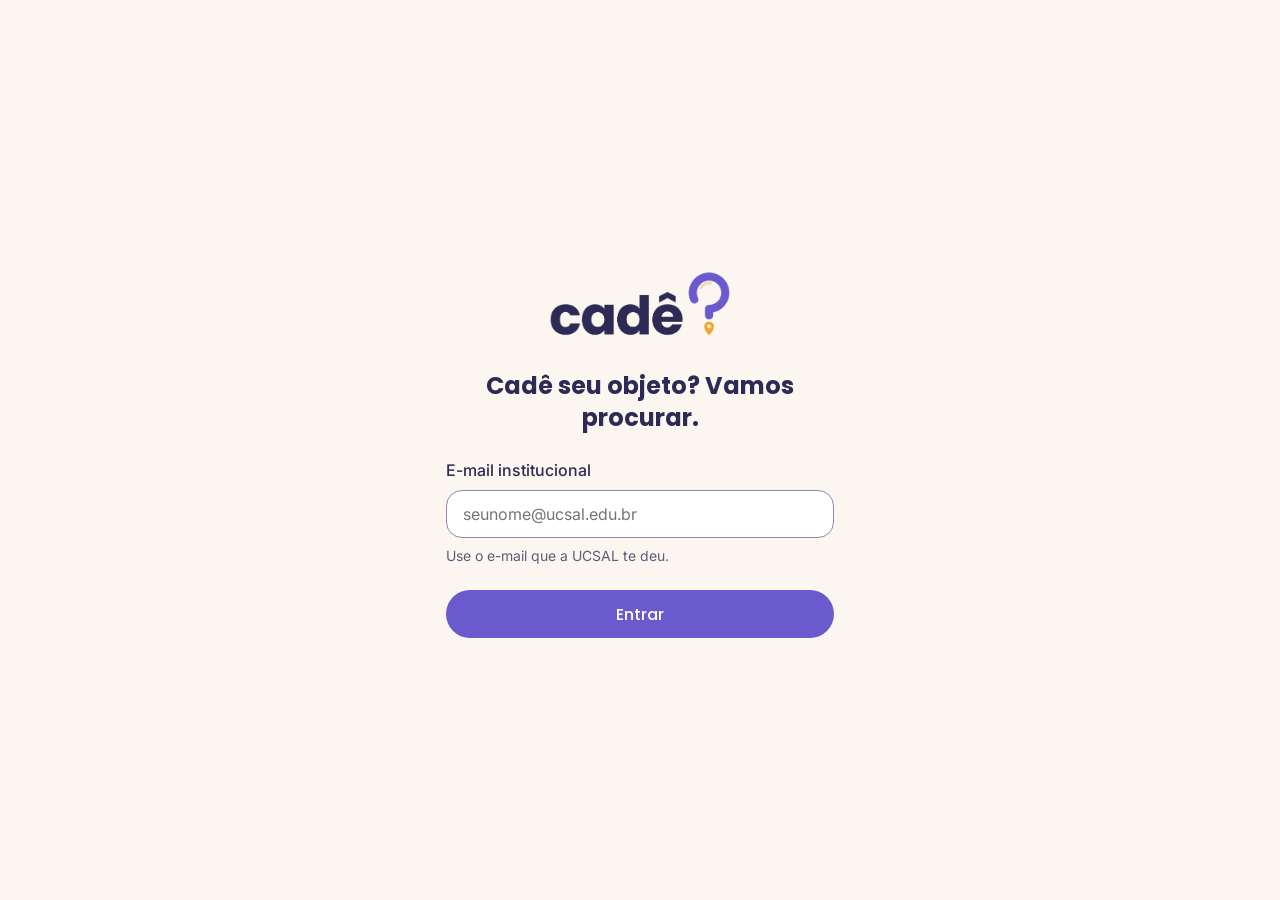
<file: index.html>
<!DOCTYPE html>
<html lang="pt-BR">
  <head>
    <meta charset="UTF-8">
    <meta name="viewport" content="width=device-width, initial-scale=1.0">
    <title>Entrar | Cadê?</title>
    <link rel="icon" href="assets/marca/cade-icone-app-claro.png">

    <!-- Fontes do Google: Poppins (títulos) e Inter (textos) -->
    <link rel="preconnect" href="https://fonts.googleapis.com">
    <link rel="preconnect" href="https://fonts.gstatic.com" crossorigin>
    <link href="https://fonts.googleapis.com/css2?family=Inter:wght@400;500&family=Poppins:wght@500;700&display=swap" rel="stylesheet">
    
        <link rel="stylesheet" href="style.css">
  </head>

  <body>
    <main class="tela-entrar">
      <img src="assets/marca/cade-logo-principal.png" alt="Cadê?" width="200">

      <h1>Cadê seu objeto? Vamos procurar.</h1>

      <form action="inicio.html" method="get">
        <label for="email">E-mail institucional</label>
        <input
          type="email"
          id="email"
          name="email"
          placeholder="seunome@ucsal.edu.br"
          autocomplete="email"
        >
        <p id="email-ajuda">Use o e-mail que a UCSAL te deu.</p>

        <button type="submit" class="botao-primario">Entrar</button>
      </form>
    </main>
  </body>
</html>
</file>
<file: style.css>
/* =========================================
   1. VARIÁVEIS: as cores e medidas do Cadê?
   ========================================= */
:root {
  --creme: #FBF7F0;
  --branco: #FFFFFF;
  --indigo: #2D2B55;
  --texto-secundario: #5E5A7A;
  --violeta: #6A5ACD;
  --ambar: #F4A62A;
  --areia: #F0D9B5;
  --lilas-claro: #EFE6F4;
  --contorno: #8E89A8;
  --sucesso-texto: #1F7A55;
  --sucesso-fundo: #E3F2EA;

  --raio-pequeno: 8px;
  --raio-campo: 16px;
  --raio-pilula: 999px;

  --sombra-cartao: 0 2px 8px rgba(45, 43, 85, 0.08);
}

/* =========================================
   2. AJUSTES GERAIS (valem para todas as telas)
   ========================================= */
* {
  box-sizing: border-box;
}

body {
  margin: 0;
  background-color: var(--creme);
  color: var(--indigo);
  font-family: "Inter", sans-serif;
  font-size: 16px;
  line-height: 24px;
}

label {
  font-weight: 500;
}

input {
  width: 100%;
  height: 48px;
  padding: 0 16px;
  font-family: inherit;
  font-size: 16px;
  color: var(--indigo);
  background-color: var(--branco);
  border: 1px solid var(--contorno);
  border-radius: var(--raio-campo);
}

/* Foco visível em tudo que é clicável */
a:focus-visible,
input:focus-visible,
button:focus-visible {
  outline: 2px solid var(--violeta);
  outline-offset: 2px;
}

/* Esconde da tela, mas o leitor de tela ainda lê */
.visualmente-oculto {
  position: absolute;
  width: 1px;
  height: 1px;
  overflow: hidden;
  clip: rect(0 0 0 0);
  white-space: nowrap;
}

/* =========================================
   3. BOTÃO PRIMÁRIO
   ========================================= */
.botao-primario {
  min-height: 48px;
  font-family: "Poppins", sans-serif;
  font-weight: 500;
  font-size: 16px;
  color: var(--branco);
  background-color: var(--violeta);
  border: none;
  border-radius: var(--raio-pilula);
  cursor: pointer;
}

/* =========================================
   4. TELA "ENTRAR"
   ========================================= */
.tela-entrar {
  min-height: 100vh;
  max-width: 420px;
  margin: 0 auto;
  padding: 48px 16px;

  display: flex;
  flex-direction: column;
  justify-content: center;
  align-items: center;
  gap: 24px;
}

.tela-entrar img {
  height: auto;
}

.tela-entrar h1 {
  margin: 0;
  font-family: "Poppins", sans-serif;
  font-weight: 700;
  font-size: 24px;
  line-height: 32px;
  text-align: center;
}

.tela-entrar form {
  width: 100%;
  display: flex;
  flex-direction: column;
  gap: 8px;
}

#email-ajuda {
  margin: 0 0 16px;
  font-size: 14px;
  line-height: 20px;
  color: var(--texto-secundario);
}

/* =========================================
   5. TELA "INÍCIO"
   ========================================= */
.tela-inicio {
  max-width: 420px;
  margin: 0 auto;
  padding: 24px 16px 48px;

  display: flex;
  flex-direction: column;
  gap: 24px;
}

/* Cabeçalho */
.topo {
  display: flex;
  flex-direction: column;
  gap: 8px;
}

.topo img {
  height: auto;
}

.saudacao {
  margin: 0;
  font-family: "Poppins", sans-serif;
  font-weight: 700;
  font-size: 24px;
  line-height: 32px;
}

/* Subtítulos de seção */
.titulo-secao {
  margin: 0 0 12px;
  font-family: "Poppins", sans-serif;
  font-weight: 500;
  font-size: 20px;
  line-height: 28px;
}

/* =========================================
   6. CHIPS DE CATEGORIA
   ========================================= */
.chips {
  display: flex;
  gap: 8px;
  overflow-x: auto;
  margin: 0;
  padding: 0 0 4px;
  list-style: none;
}

.chip {
  min-height: 36px;
  padding: 0 16px;
  font-family: inherit;
  font-weight: 500;
  font-size: 14px;
  white-space: nowrap;
  color: var(--indigo);
  background-color: var(--lilas-claro);
  border: none;
  border-radius: var(--raio-pilula);
  cursor: pointer;
}

.chip[aria-pressed="true"] {
  color: var(--branco);
  background-color: var(--violeta);
}

/* =========================================
   7. CARTÕES DE ITEM
   ========================================= */
.lista-itens {
  display: flex;
  flex-direction: column;
  gap: 12px;
  margin: 0;
  padding: 0;
  list-style: none;
}

.cartao {
  display: flex;
  gap: 12px;
  padding: 12px;
  background-color: var(--branco);
  border-radius: var(--raio-campo);
  box-shadow: var(--sombra-cartao);
}

.cartao-foto {
  width: 88px;
  height: 88px;
  flex-shrink: 0;
  background-color: var(--areia);
  border-radius: var(--raio-pequeno);
}

.cartao-nome {
  margin: 0;
  font-family: "Poppins", sans-serif;
  font-weight: 500;
  font-size: 16px;
  line-height: 24px;
}

.cartao-detalhe {
  margin: 0;
  font-size: 14px;
  line-height: 20px;
  color: var(--texto-secundario);
}

/* Selos de status */
.selos {
  display: flex;
  gap: 8px;
  margin-top: 8px;
}

.selo {
  padding: 2px 8px;
  font-weight: 500;
  font-size: 12px;
  line-height: 16px;
  border-radius: var(--raio-pequeno);
}

.selo-disponivel {
  background-color: var(--lilas-claro);
}

.selo-novo {
  background-color: var(--ambar);
}

.selo-devolvido {
  color: var(--sucesso-texto);
  background-color: var(--sucesso-fundo);
}

/* =========================================
   8. AVISO DE DICA
   ========================================= */
.aviso-dica {
  padding: 16px;
  background-color: var(--areia);
  border-radius: var(--raio-campo);
}

.aviso-dica strong {
  display: block;
}

.aviso-dica p {
  margin: 0;
  font-size: 14px;
  line-height: 20px;
}

/* =========================================
   9. ÍCONES
   ========================================= */

/* Ícone grande da categoria, no lugar da foto */
.cartao-foto {
  display: flex;
  align-items: center;
  justify-content: center;
  color: #A678B9; /* lavanda */
}

.cartao-foto svg {
  width: 32px;
  height: 32px;
}

/* Ícones pequenos de local e data */
.cartao-detalhe {
  display: flex;
  align-items: center;
  gap: 4px;
}

.cartao-detalhe svg {
  width: 16px;
  height: 16px;
  flex-shrink: 0;
}

/* Ícone de check dentro do selo */
.selo {
  display: inline-flex;
  align-items: center;
  gap: 4px;
}

.selo svg {
  width: 12px;
  height: 12px;
}

/* =========================================
   10. BARRA DE NAVEGAÇÃO INFERIOR
   ========================================= */

/* Espaço extra embaixo da tela, para a barra não cobrir a dica */
.tela-inicio {
  padding-bottom: 112px;
}

.barra-inferior {
  position: fixed;
  bottom: 0;
  left: 0;
  right: 0;
  height: 64px;
  background-color: var(--branco);
  border-top: 1px solid #E6DFD3;
}

.barra-inferior ul {
  max-width: 420px;
  height: 100%;
  margin: 0 auto;
  padding: 0;
  list-style: none;

  display: flex;
  justify-content: space-around;
  align-items: center;
}

.barra-link {
  min-width: 44px;
  min-height: 44px;

  display: flex;
  flex-direction: column;
  align-items: center;
  gap: 2px;

  font-weight: 500;
  font-size: 12px;
  line-height: 16px;
  color: var(--texto-secundario);
  text-decoration: none;
}

.barra-icone {
  display: flex;
  justify-content: center;
  padding: 2px 16px;
  border-radius: var(--raio-pilula);
}

/* Aba da página atual */
.barra-link[aria-current="page"] {
  color: var(--violeta);
}

.barra-link[aria-current="page"] .barra-icone {
  color: var(--branco);
  background-color: var(--violeta);
}

/* Botão redondo "+" (Publicar item) */
.botao-publicar {
  width: 56px;
  height: 56px;
  margin-top: -24px;

  display: flex;
  align-items: center;
  justify-content: center;

  color: var(--indigo);
  background-color: var(--ambar);
  border-radius: 50%;
  box-shadow: 0 8px 24px rgba(45, 43, 85, 0.18);
}
/* =========================================
   11. AJUSTES DE APOIO
   ========================================= */

/* Garante que o atributo hidden sempre esconda */
[hidden] {
  display: none !important;
}

textarea:focus-visible {
  outline: 2px solid var(--violeta);
  outline-offset: 2px;
}

.botao-primario:disabled {
  opacity: 0.45;
  cursor: not-allowed;
}

/* =========================================
   12. TELA "DETALHE DO ITEM"
   ========================================= */
.tela-item {
  max-width: 420px;
  margin: 0 auto;
  padding: 8px 16px 48px;

  display: flex;
  flex-direction: column;
  gap: 16px;
}

.voltar {
  align-self: flex-start;
  min-height: 44px;

  display: inline-flex;
  align-items: center;
  gap: 4px;

  font-weight: 500;
  color: var(--violeta);
  text-decoration: none;
}

.voltar svg {
  width: 20px;
  height: 20px;
}

.item-foto {
  height: 240px;

  display: flex;
  align-items: center;
  justify-content: center;

  color: #A678B9; /* lavanda */
  background-color: var(--areia);
  border-radius: var(--raio-campo);
}

.item-foto svg {
  width: 96px;
  height: 96px;
}

.item-nome {
  margin: 0 0 4px;
  font-family: "Poppins", sans-serif;
  font-weight: 700;
  font-size: 24px;
  line-height: 32px;
}

/* Lista de informações em duas colunas */
.item-info {
  margin: 0;
  padding: 16px;

  display: grid;
  grid-template-columns: auto 1fr;
  gap: 8px 16px;

  background-color: var(--branco);
  border-radius: var(--raio-campo);
  box-shadow: var(--sombra-cartao);
}

.item-info dt {
  font-size: 14px;
  color: var(--texto-secundario);
}

.item-info dd {
  margin: 0;
  font-weight: 500;
}

.item-descricao {
  margin: 0;
}

/* Aviso verde de sucesso */
.aviso-sucesso {
  padding: 16px;
  color: var(--sucesso-texto);
  background-color: var(--sucesso-fundo);
  border-radius: var(--raio-campo);
}

.aviso-sucesso strong {
  display: block;
}

.aviso-sucesso p {
  margin: 0;
  font-size: 14px;
  line-height: 20px;
}

/* =========================================
   13. MODAL
   ========================================= */
.modal {
  width: calc(100% - 32px);
  max-width: 420px;
  padding: 24px;

  color: var(--indigo);
  border: none;
  border-radius: 24px;
  box-shadow: 0 8px 24px rgba(45, 43, 85, 0.18);
}

/* O fundo escuro atrás do modal */
.modal::backdrop {
  background-color: rgba(45, 43, 85, 0.5);
}

.modal h2 {
  margin: 0 0 16px;
  font-family: "Poppins", sans-serif;
  font-weight: 500;
  font-size: 20px;
  line-height: 28px;
}

.modal form {
  display: flex;
  flex-direction: column;
  gap: 8px;
}

textarea {
  width: 100%;
  min-height: 120px;
  padding: 12px 16px;

  font-family: inherit;
  font-size: 16px;
  line-height: 24px;
  color: var(--indigo);
  background-color: var(--branco);
  border: 1px solid var(--contorno);
  border-radius: var(--raio-campo);
  resize: vertical;
}

.texto-ajuda {
  margin: 0;
  font-size: 14px;
  line-height: 20px;
  color: var(--texto-secundario);
}

/* Estado de erro */
textarea[aria-invalid="true"] {
  border: 2px solid #B3261E;
}

.mensagem-erro {
  margin: 0;

  display: flex;
  align-items: center;
  gap: 4px;

  font-size: 14px;
  line-height: 20px;
  color: #B3261E;
}

.mensagem-erro svg {
  width: 16px;
  height: 16px;
  flex-shrink: 0;
}

.modal .botao-primario {
  margin-top: 8px;
}

/* Botão de texto (link sublinhado) */
.botao-texto {
  min-height: 44px;
  font-family: "Poppins", sans-serif;
  font-weight: 500;
  font-size: 16px;
  color: var(--violeta);
  text-decoration: underline;
  background: none;
  border: none;
  cursor: pointer;
}

/* =========================================
   14. CARTÃO CLICÁVEL
   ========================================= */
.cartao {
  position: relative;
}

.cartao-link {
  color: inherit;
  text-decoration: none;
}

/* Estica a área de clique do link para o cartão inteiro */
.cartao-link::after {
  content: "";
  position: absolute;
  inset: 0;
  border-radius: var(--raio-campo);
}

/* O anel de foco aparece em volta do cartão todo */
.cartao-link:focus-visible {
  outline: none;
}

.cartao-link:focus-visible::after {
  outline: 2px solid var(--violeta);
  outline-offset: 2px;
}

/* =========================================
   15. TELA "PUBLICAR ITEM"
   ========================================= */
.tela-publicar {
  max-width: 420px;
  margin: 0 auto;
  padding: 8px 16px 48px;
}

.titulo-tela {
  margin: 8px 0 24px;
  font-family: "Poppins", sans-serif;
  font-weight: 700;
  font-size: 24px;
  line-height: 32px;
}

.formulario {
  display: flex;
  flex-direction: column;
  gap: 24px;
}

/* Cada campo: rótulo, caixa e mensagens empilhados */
.campo {
  display: flex;
  flex-direction: column;
  gap: 8px;
}

/* fieldset sem a borda e o espaço padrão */
.grupo {
  margin: 0;
  padding: 0;
  border: none;
}

.grupo legend {
  padding: 0;
  margin-bottom: 8px;
  font-weight: 500;
}

/* Caixa de seleção (lista de locais) */
select {
  width: 100%;
  height: 48px;
  padding: 0 16px;
  font-family: inherit;
  font-size: 16px;
  color: var(--indigo);
  background-color: var(--branco);
  border: 1px solid var(--contorno);
  border-radius: var(--raio-campo);
}

select:focus-visible {
  outline: 2px solid var(--violeta);
  outline-offset: 2px;
}

/* Erro nos campos */
input[aria-invalid="true"],
select[aria-invalid="true"] {
  border: 2px solid #B3261E;
}

/* Área da foto */
.area-foto {
  height: 160px;
  overflow: hidden;

  display: flex;
  align-items: center;
  justify-content: center;

  background-color: var(--areia);
  border-radius: var(--raio-campo);
  cursor: pointer;
}

.area-foto-texto {
  display: flex;
  flex-direction: column;
  align-items: center;
  gap: 4px;
}

.area-foto-texto svg {
  width: 32px;
  height: 32px;
  color: #A678B9; /* lavanda */
}

.area-foto img {
  width: 100%;
  height: 100%;
  object-fit: cover;
}

/* Anel de foco na área da foto (o input de verdade está escondido) */
.area-foto:has(+ input:focus-visible) {
  outline: 2px solid var(--violeta);
  outline-offset: 2px;
}

/* Chips de categoria feitos com botões de rádio */
.chips-opcoes {
  display: flex;
  flex-wrap: wrap;
  gap: 8px;
}

.chip-opcao {
  position: relative;
  min-height: 36px;
  padding: 0 16px;

  display: inline-flex;
  align-items: center;

  font-size: 14px;
  font-weight: 500;
  color: var(--indigo);
  background-color: var(--lilas-claro);
  border-radius: var(--raio-pilula);
  cursor: pointer;
}

/* Esconde a bolinha do rádio, mas ele continua funcionando */
.chip-opcao input {
  position: absolute;
  opacity: 0;
}

/* Chip escolhido */
.chip-opcao:has(input:checked) {
  color: var(--branco);
  background-color: var(--violeta);
}

.chip-opcao:has(input:focus-visible) {
  outline: 2px solid var(--violeta);
  outline-offset: 2px;
}

/* Rádios comuns (Portaria / Comigo) */
.opcao-radio {
  min-height: 44px;
  display: flex;
  align-items: center;
  gap: 8px;
  font-weight: 400;
  cursor: pointer;
}

.opcao-radio input {
  width: 20px;
  height: 20px;
  accent-color: var(--violeta);
}

/* Botão âmbar: só para "Publicar item" */
.botao-destaque {
  min-height: 48px;
  padding: 0 24px;
  font-family: "Poppins", sans-serif;
  font-weight: 500;
  font-size: 16px;
  color: var(--indigo);
  background-color: var(--ambar);
  border: none;
  border-radius: var(--raio-pilula);
  cursor: pointer;
}

/* Tela de sucesso */
.sucesso {
  padding-top: 48px;

  display: flex;
  flex-direction: column;
  align-items: center;
  text-align: center;
}

.sucesso p {
  margin: -16px 0 32px;
}

.sucesso-icone {
  width: 72px;
  height: 72px;

  display: flex;
  align-items: center;
  justify-content: center;

  color: var(--sucesso-texto);
  background-color: var(--sucesso-fundo);
  border-radius: 50%;
}

.sucesso-icone svg {
  width: 36px;
  height: 36px;
}

/* Um link com cara de botão */
a.botao-primario {
  width: 100%;
  display: flex;
  align-items: center;
  justify-content: center;
  text-decoration: none;
}

/* =========================================
   16. PEÇAS USADAS EM VÁRIAS TELAS
   ========================================= */

/* Títulos de tela dentro do layout com gap */
.tela-inicio > .titulo-tela {
  margin: 0;
}

/* Área de texto do cartão ocupa o resto do espaço */
.cartao-info {
  flex: 1;
  min-width: 0;
}

/* Botão secundário: contorno, texto índigo */
.botao-secundario {
  min-height: 48px;
  padding: 0 24px;
  font-family: "Poppins", sans-serif;
  font-weight: 500;
  font-size: 16px;
  color: var(--indigo);
  background-color: transparent;
  border: 1px solid var(--contorno);
  border-radius: var(--raio-pilula);
  cursor: pointer;
}

/* Links com cara de botão */
a.botao-secundario,
a.botao-destaque,
a.botao-texto {
  display: inline-flex;
  align-items: center;
  justify-content: center;
  text-decoration: none;
}

a.botao-texto {
  text-decoration: underline;
}

/* Estado vazio: mensagem centralizada com ícone */
.estado-vazio {
  padding: 32px 16px;

  display: flex;
  flex-direction: column;
  align-items: center;
  gap: 16px;

  text-align: center;
  color: var(--texto-secundario);
}

.estado-vazio p {
  margin: 0;
}

.estado-vazio svg {
  width: 40px;
  height: 40px;
  color: #A678B9; /* lavanda */
}

.estado-vazio .titulo-tela {
  margin: 0;
  color: var(--indigo);
}

/* Textos e botões dentro dos modais */
.texto-modal {
  margin: 0 0 24px;
}

.modal-botoes {
  display: flex;
  flex-direction: column;
  gap: 8px;
}

/* =========================================
   17. TELA "BUSCA E FILTROS"
   ========================================= */
.barra-resultados {
  display: flex;
  align-items: center;
  justify-content: space-between;
  gap: 12px;
}

.contador {
  margin: 0;
  font-size: 14px;
  line-height: 20px;
  color: var(--texto-secundario);
}

.chip-filtros {
  display: inline-flex;
  align-items: center;
  gap: 6px;
}

.chip-filtros svg {
  width: 16px;
  height: 16px;
}

/* Folha inferior: um <dialog> preso embaixo da tela */
.folha {
  width: 100%;
  max-width: 480px;
  max-height: 85vh;
  margin: auto auto 0;
  padding: 24px 16px;

  color: var(--indigo);
  background-color: var(--branco);
  border: none;
  border-radius: 24px 24px 0 0;
  box-shadow: 0 8px 24px rgba(45, 43, 85, 0.18);
}

.folha::backdrop {
  background-color: rgba(45, 43, 85, 0.5);
}

#form-filtros {
  display: flex;
  flex-direction: column;
  gap: 24px;
}

.folha-topo {
  display: flex;
  align-items: center;
  justify-content: space-between;
}

.folha-topo h2 {
  margin: 0;
  font-family: "Poppins", sans-serif;
  font-weight: 500;
  font-size: 20px;
  line-height: 28px;
}

.botao-icone {
  width: 44px;
  height: 44px;

  display: flex;
  align-items: center;
  justify-content: center;

  color: var(--indigo);
  background: none;
  border: none;
  border-radius: 50%;
  cursor: pointer;
}

.folha-botoes {
  display: grid;
  grid-template-columns: 1fr 1fr;
  gap: 12px;
}

/* =========================================
   18. TELA "DETALHE" (versão para qualquer item)
   ========================================= */
.item-conteudo {
  display: flex;
  flex-direction: column;
  gap: 16px;
}

/* =========================================
   19. TELA "PUBLICAR": botões do sucesso
   ========================================= */
.sucesso-botoes {
  width: 100%;
  display: flex;
  flex-direction: column;
  gap: 12px;
}

/* =========================================
   20. TELA "MEUS ITENS"
   ========================================= */
.abas {
  padding: 4px;
  display: flex;
  background-color: var(--branco);
  border-radius: var(--raio-pilula);
  box-shadow: var(--sombra-cartao);
}

.aba {
  flex: 1;
  min-height: 44px;
  font-family: "Poppins", sans-serif;
  font-weight: 500;
  font-size: 15px;
  color: var(--texto-secundario);
  background: none;
  border: none;
  border-radius: var(--raio-pilula);
  cursor: pointer;
}

.aba[aria-selected="true"] {
  color: var(--branco);
  background-color: var(--violeta);
}

/* O botão do cartão fica ACIMA do link esticado do cartão */
.botao-cartao {
  position: relative;
  z-index: 1;
  min-height: 44px;
  margin-top: 12px;
  padding: 0 16px;
  font-size: 14px;
}

.cartao-pedido {
  margin-top: 8px;
}

/* =========================================
   21. TELA "PERFIL"
   ========================================= */
.perfil-cartao {
  padding: 16px;
  display: flex;
  align-items: center;
  gap: 16px;
  background-color: var(--branco);
  border-radius: var(--raio-campo);
  box-shadow: var(--sombra-cartao);
}

.perfil-avatar {
  width: 56px;
  height: 56px;
  flex-shrink: 0;

  display: flex;
  align-items: center;
  justify-content: center;

  font-family: "Poppins", sans-serif;
  font-weight: 700;
  font-size: 24px;
  color: var(--branco);
  background-color: var(--violeta);
  border-radius: 50%;
}

.perfil-nome {
  margin: 0;
  font-family: "Poppins", sans-serif;
  font-weight: 500;
  font-size: 20px;
  line-height: 28px;
}

.perfil-botoes {
  display: flex;
  flex-direction: column;
  gap: 8px;
}
</file>
